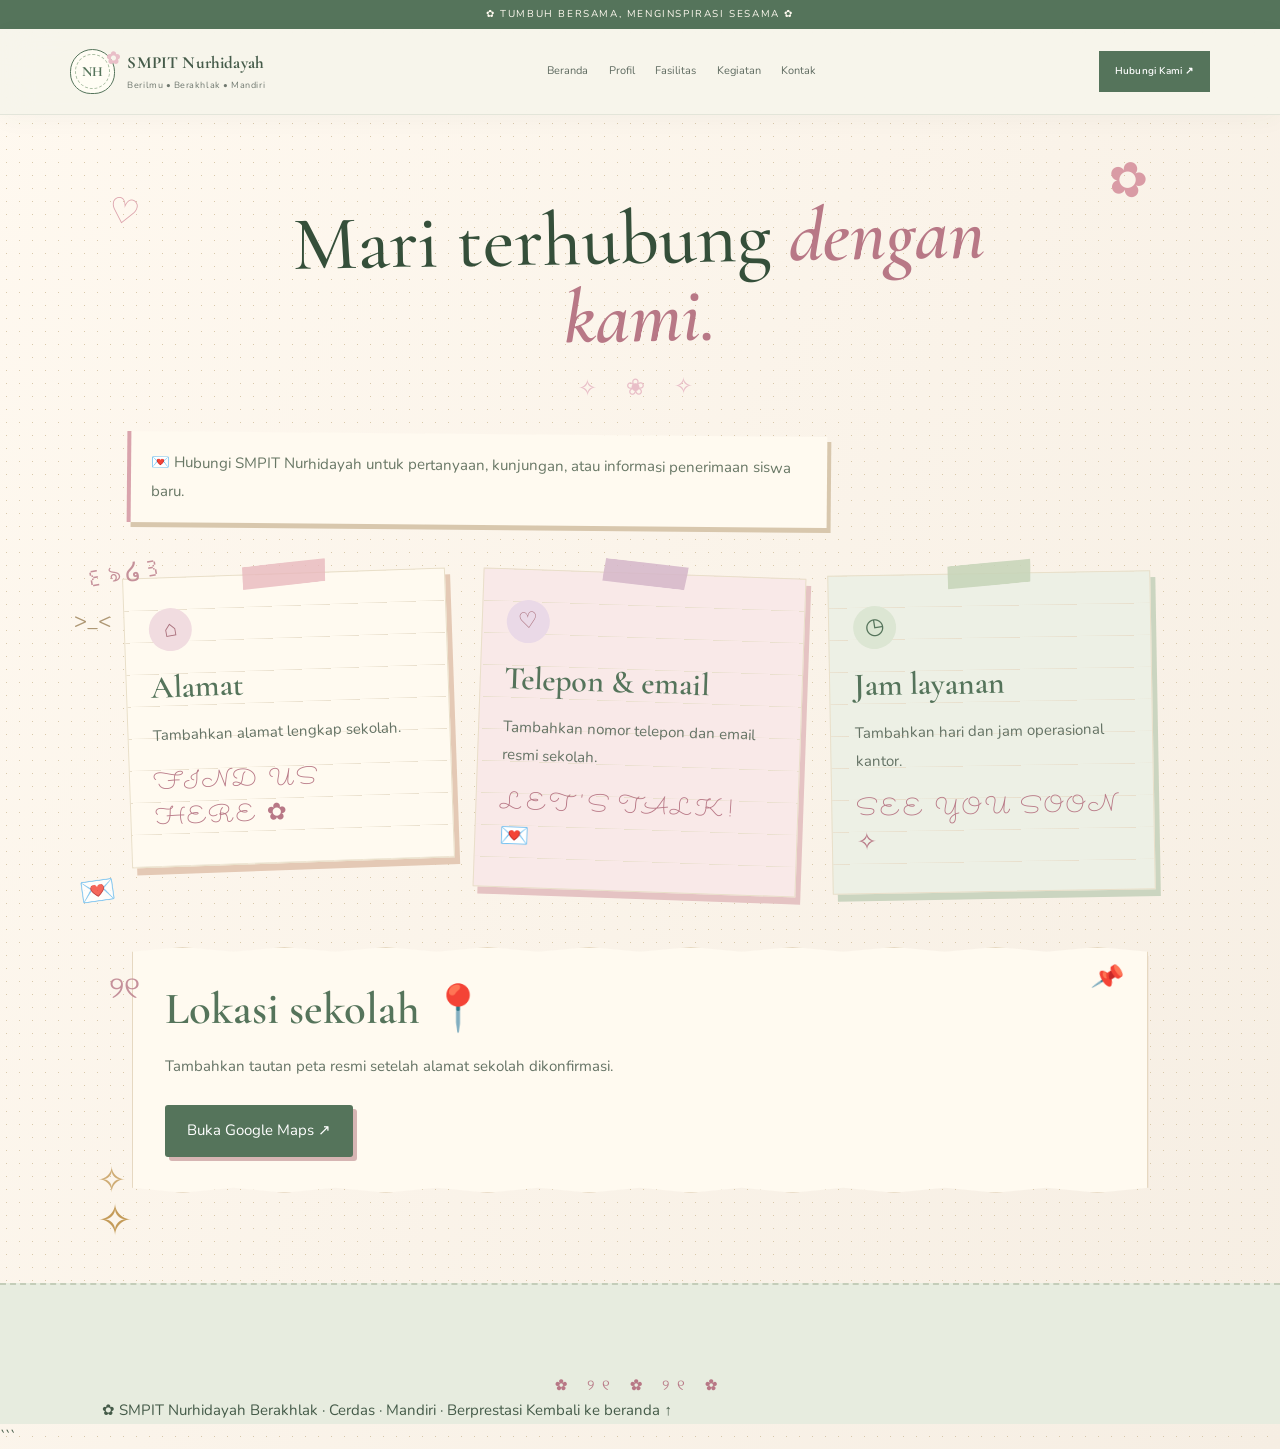
<file: kontak.html>
<!DOCTYPE html>
<html lang="id">
<head>
    <meta charset="UTF-8">
    <meta name="viewport" content="width=device-width, initial-scale=1">

    <title>Kontak Sekolah — SMPIT Nurhidayah</title>

    <link rel="preconnect" href="https://fonts.googleapis.com">
    <link href="https://fonts.googleapis.com/css2?family=Cormorant+Garamond:wght@400;500;600;700&family=Nunito:wght@400;500;600;700&family=Sacramento&display=swap"
          rel="stylesheet">

    <link rel="stylesheet" href="style.css">

    <style>
        /* ===== SCRAPBOOK CONTACT PAGE ===== */

        body {
            background-color: #f8f1e5;
            background-image:
                radial-gradient(#d8c8aa 0.7px, transparent 0.7px),
                linear-gradient(120deg, #fff9f0, #f6eee3);
            background-size: 13px 13px, 100% 100%;
            color: #455b49;
        }

        .halaman-dalam {
            max-width: 1180px;
            margin: auto;
            padding: 65px 6vw 90px;
            min-height: 65vh;
            position: relative;
            overflow: hidden;
        }

        .halaman-dalam::before {
            content: "✿";
            position: absolute;
            top: 25px;
            right: 7%;
            color: #d99ba5;
            font-size: 48px;
            transform: rotate(15deg);
        }

        .halaman-dalam::after {
            content: "✧";
            position: absolute;
            bottom: 25px;
            left: 4%;
            color: #c49b58;
            font-size: 43px;
        }

        /* ===== JUDUL ===== */

        .judul-halaman {
            position: relative;
            z-index: 1;
            max-width: 800px;
            font: 500 clamp(2.8rem, 6vw, 5rem)/1.02
                'Cormorant Garamond', serif;
            color: #354f3a;
            margin-bottom: 20px;
            transform: rotate(-1deg);
        }

        .judul-halaman em {
            color: #b87886;
            font-weight: 600;
        }

        .subjudul-halaman {
            font: 2rem 'Sacramento', cursive;
            color: #c98291;
        }

        .deskripsi-kontak {
            position: relative;
            z-index: 1;
            max-width: 700px;
            margin: 24px 0 42px;
            padding: 17px 20px;
            line-height: 1.9;
            color: #687765;
            background: #fffaf0;
            border-left: 4px solid #d9a3ac;
            box-shadow: 4px 5px 0 #d8c7ad;
            transform: rotate(.5deg);
        }

        /* ===== DOODLE SCRAPBOOK ===== */

        .doodle-scrapbook {
            position: absolute;
            inset: 0;
            pointer-events: none;
            overflow: hidden;
            z-index: 3;
        }

        .doodle-scrapbook span {
            position: absolute;
            display: block;
            user-select: none;
        }

        .doodle-kontak span:nth-child(1) {
            top: 180px;
            right: 5%;
            color: #d48d9b;
            font-size: 35px;
            transform: rotate(12deg);
        }

        .doodle-kontak span:nth-child(2) {
            top: 350px;
            left: 2%;
            color: #b87886;
            font-size: 25px;
            transform: rotate(-10deg);
        }

        .doodle-kontak span:nth-child(3) {
            top: 490px;
            right: 3%;
            color: #9b8057;
            font-size: 22px;
        }

        .doodle-kontak span:nth-child(4) {
            top: 680px;
            left: 2%;
            font-size: 29px;
            transform: rotate(-8deg);
        }

        .doodle-kontak span:nth-child(5) {
            top: 850px;
            right: 5%;
            color: #b87886;
            font-size: 31px;
        }

        .doodle-kontak span:nth-child(6) {
            top: 1040px;
            left: 4%;
            color: #c49b58;
            font-size: 35px;
        }

        .doodle-kontak span:nth-child(7) {
            top: 1200px;
            right: 4%;
            font-size: 32px;
        }

        .doodle-kontak span:nth-child(8) {
            top: 1390px;
            left: 3%;
            color: #b87886;
            font-size: 17px;
        }

        .doodle-kontak span:nth-child(9) {
            top: 1550px;
            right: 5%;
            color: #c49b58;
            font-size: 30px;
        }

        .doodle-kontak span:nth-child(10) {
            top: 1730px;
            left: 3%;
            color: #d48d9b;
            font-size: 29px;
        }

        /* Dekorasi doodle tambahan */
        .contact-doodles {
            position: absolute;
            inset: 0;
            pointer-events: none;
            overflow: hidden;
            z-index: 2;
        }

        .doodle {
            position: absolute;
            opacity: .8;
        }

        .doodle-flower {
            top: 35px;
            right: 13%;
            font-size: 2rem;
        }

        .doodle-sparkle {
            top: 300px;
            right: 3%;
            color: #c98291;
            font-size: 2rem;
        }

        .doodle-bow {
            top: 570px;
            right: 7%;
            color: #c98291;
            font-size: 2rem;
        }

        .doodle-butterfly {
            top: 800px;
            right: 3%;
            font-size: 1.8rem;
        }

        .doodle-heart {
            top: 1080px;
            right: 8%;
            color: #c98291;
            font-size: 2.2rem;
        }

        .doodle-star {
            top: 1330px;
            right: 3%;
            color: #55745b;
            font-size: 2rem;
        }

        /* ===== KARTU KONTAK ===== */

        .grid-foto {
            display: grid;
            grid-template-columns: repeat(3, minmax(0, 1fr));
            gap: 28px;
            margin: 48px 0 55px;
            position: relative;
            z-index: 1;
        }

        .kartu-dalam {
            position: relative;
            min-width: 0;
            padding: 30px 24px;
            background-color: #fffaf0;
            background-image: repeating-linear-gradient(
                transparent,
                transparent 31px,
                #e8decb 32px
            );
            border: 1px solid #e9dfc9;
            box-shadow: 5px 7px 0 #e4c9b5;
            transform: rotate(-2deg);
            transition: transform .3s ease, box-shadow .3s ease;
        }

        .kartu-dalam:nth-child(2) {
            background-color: #f9e9e8;
            box-shadow: 5px 7px 0 #e5c3c3;
            transform: rotate(2deg);
        }

        .kartu-dalam:nth-child(3) {
            background-color: #edf0e5;
            box-shadow: 5px 7px 0 #cbd5c0;
            transform: rotate(-1deg);
        }

        /* Washi tape di atas kartu */
        .kartu-dalam::before {
            content: "";
            position: absolute;
            top: -12px;
            left: 50%;
            width: 85px;
            height: 24px;
            background: #e9b8bdc9;
            transform: translateX(-50%) rotate(-5deg);
            clip-path: polygon(2% 0, 100% 5%, 97% 100%, 0 95%);
        }

        .kartu-dalam:nth-child(2)::before {
            background: #d5b7c9d9;
            transform: translateX(-50%) rotate(4deg);
        }

        .kartu-dalam:nth-child(3)::before {
            background: #c6d4b8d9;
        }

        .kartu-dalam:hover {
            transform: rotate(0deg) translateY(-5px);
            box-shadow: 7px 11px 0 #e4c9b5;
        }

        .kartu-dalam h2 {
            margin: 5px 0 15px;
            color: #55745b;
            font: 600 2rem/1.15 'Cormorant Garamond', serif;
        }

        .kartu-dalam p {
            margin: 0;
            line-height: 1.9;
            color: #657365;
            overflow-wrap: anywhere;
        }

        .ikon-kontak {
            display: inline-flex;
            width: 43px;
            height: 43px;
            align-items: center;
            justify-content: center;
            margin-bottom: 13px;
            border-radius: 50%;
            background: #f1dce0;
            color: #a96f7b;
            font-size: 1.4rem;
            transform: rotate(-8deg);
        }

        .kartu-dalam:nth-child(2) .ikon-kontak {
            background: #ead9e7;
        }

        .kartu-dalam:nth-child(3) .ikon-kontak {
            background: #dce6d3;
            color: #55745b;
        }

        .label-kecil {
            display: block;
            margin-top: 17px;
            color: #b87886;
            font: 1.5rem 'Sacramento', cursive;
        }

        /* ===== KERTAS SOBEK ===== */

        .kertas-sobek {
            position: relative;
            z-index: 1;
            margin: 0 5px;
            padding: 35px 32px;
            background: #fffaf0;
            background-image:
                radial-gradient(#dfd2bd 0.6px, transparent 0.6px);
            background-size: 10px 10px;
            border: 1px solid #e6d8c1;
            box-shadow: 7px 9px 0 #d9c4ad;
            clip-path: polygon(
                0 2%, 5% 0, 10% 2%, 15% 0, 20% 2%,
                25% 0, 30% 2%, 35% 0, 40% 2%, 45% 0,
                50% 2%, 55% 0, 60% 2%, 65% 0, 70% 2%,
                75% 0, 80% 2%, 85% 0, 90% 2%, 95% 0,
                100% 2%, 100% 98%, 95% 100%, 90% 98%,
                85% 100%, 80% 98%, 75% 100%, 70% 98%,
                65% 100%, 60% 98%, 55% 100%, 50% 98%,
                45% 100%, 40% 98%, 35% 100%, 30% 98%,
                25% 100%, 20% 98%, 15% 100%, 10% 98%,
                5% 100%, 0 98%
            );
        }

        .kertas-sobek::before {
            content: "📌";
            position: absolute;
            top: 8px;
            right: 24px;
            font-size: 25px;
            transform: rotate(12deg);
        }

        .kertas-sobek h2 {
            margin: 0 0 15px;
            color: #55745b;
            font: 600 clamp(2rem, 4vw, 2.8rem)/1.2
                'Cormorant Garamond', serif;
        }

        .kertas-sobek p {
            line-height: 1.9;
            color: #657365;
        }

        .tombol-dalam {
            display: inline-block;
            background: #55745b;
            color: white;
            padding: 13px 22px;
            border-radius: 3px;
            text-decoration: none;
            margin-top: 10px;
            box-shadow: 4px 4px 0 #d6b5b3;
            transition: transform .2s ease, box-shadow .2s ease;
        }

        .tombol-dalam:hover {
            transform: translateY(-3px);
            box-shadow: 5px 7px 0 #d6b5b3;
        }

        /* ===== FOOTER ===== */

        .kaki-situs {
            position: relative;
            background: #e7ecdf;
            border-top: 2px dashed #c4cdb9;
        }

        .kaki-situs::before {
            content: "✿ ୨୧ ✿ ୨୧ ✿";
            display: block;
            text-align: center;
            padding-top: 18px;
            color: #b87886;
            letter-spacing: 8px;
        }

        /* ===== RESPONSIVE ===== */

        @media (max-width: 850px) {
            .grid-foto {
                grid-template-columns: 1fr;
                gap: 38px;
                padding: 12px 8px;
            }

            .kartu-dalam {
                width: min(100%, 450px);
                justify-self: center;
            }

            .kertas-sobek {
                padding: 30px 25px;
            }
        }

        @media (max-width: 700px) {
            .halaman-dalam {
                padding: 42px 5vw 65px;
            }

            .judul-halaman {
                font-size: clamp(2.6rem, 12vw, 4rem);
            }

            .deskripsi-kontak {
                font-size: .94rem;
                padding: 14px 16px;
            }

            .contact-doodles {
                opacity: .45;
            }

            .kartu-dalam {
                padding: 27px 22px;
            }

            .kertas-sobek {
                margin: 0;
                padding: 30px 22px;
            }
        }

        @media (prefers-reduced-motion: reduce) {
            .kartu-dalam,
            .tombol-dalam {
                transition: none;
            }
        }
    </style>
</head>

<body>
    <div class="pita-atas">
        ✿ Tumbuh bersama, menginspirasi sesama ✿
    </div>

    <header class="kepala-situs">
        <a class="identitas" href="beranda.html">
            <span class="logo-sekolah">
                <span>NH</span>
                <i>✿</i>
            </span>

            <span class="identitas-teks">
                <strong>SMPIT Nurhidayah</strong>
                <small>Berilmu • Berakhlak • Mandiri</small>
            </span>
        </a>

        <button
            class="tombol-menu"
            id="tombolMenu"
            aria-label="Buka navigasi"
            aria-expanded="false"
        >
            <span></span>
            <span></span>
            <span></span>
        </button>

        <nav class="navigasi" id="navigasiUtama">
            <a class="tautan-nav" href="beranda.html">Beranda</a>
            <a class="tautan-nav" href="profil.html">Profil</a>
            <a class="tautan-nav" href="fasilitas.html">Fasilitas</a>
            <a class="tautan-nav" href="kegiatan.html">Kegiatan</a>
            <a class="tautan-nav" href="kontak.html">Kontak</a>
        </nav>

        <a class="tombol tombol-kecil kepala-cta" href="kontak.html">
            Hubungi Kami ↗
        </a>
    </header>

    <main class="halaman-dalam">

        <div class="doodle-scrapbook doodle-kontak" aria-hidden="true">
            <span>♡</span>
            <span>꒰ঌ ໒꒱</span>
            <span>&gt;_&lt;</span>
            <span>💌</span>
            <span>୨୧</span>
            <span>✧</span>
            <span>🎀</span>
            <span>૮₍ ˶ᵔ ᵕ ᵔ˶ ₎ა</span>
            <span>❀</span>
            <span>♡₊˚</span>
        </div>

        <div class="contact-doodles" aria-hidden="true">
            <span class="doodle doodle-flower">🌸</span>
            <span class="doodle doodle-sparkle">✧</span>
            <span class="doodle doodle-bow">୨୧</span>
            <span class="doodle doodle-butterfly">🦋</span>
            <span class="doodle doodle-heart">♡</span>
            <span class="doodle doodle-star">✳</span>
        </div>

        <h1 class="judul-halaman">
            Mari terhubung <em>dengan kami.</em>
        </h1>

        <p class="deskripsi-kontak">
            💌 Hubungi SMPIT Nurhidayah untuk pertanyaan, kunjungan,
            atau informasi penerimaan siswa baru.
        </p>

        <div class="grid-foto">

            <article class="kartu-dalam">
                <span class="ikon-kontak">⌂</span>
                <h2>Alamat</h2>
                <p>Tambahkan alamat lengkap sekolah.</p>
                <span class="label-kecil">Find us here ✿</span>
            </article>

            <article class="kartu-dalam">
                <span class="ikon-kontak">♡</span>
                <h2>Telepon &amp; email</h2>
                <p>Tambahkan nomor telepon dan email resmi sekolah.</p>
                <span class="label-kecil">Let's talk! 💌</span>
            </article>

            <article class="kartu-dalam">
                <span class="ikon-kontak">◷</span>
                <h2>Jam layanan</h2>
                <p>Tambahkan hari dan jam operasional kantor.</p>
                <span class="label-kecil">See you soon ✧</span>
            </article>

        </div>

        <section class="kertas-sobek">
            <h2>Lokasi sekolah 📍</h2>

            <p>
                Tambahkan tautan peta resmi setelah alamat sekolah
                dikonfirmasi.
            </p>

            <a
                class="tombol-dalam"
                href="https://maps.google.com"
                target="_blank"
                rel="noopener noreferrer"
            >
                Buka Google Maps ↗
            </a>
        </section>

    </main>

    <footer class="kaki-situs">
        <div class="kaki-dalam">
            <span>✿ SMPIT Nurhidayah</span>
            <span>Berakhlak · Cerdas · Mandiri · Berprestasi</span>
            <a href="beranda.html">Kembali ke beranda ↑</a>
        </div>
    </footer>

    <script src="script.js"></script>
</body>
</html>
```
</file>
<file: style.css>
@import url('https://fonts.googleapis.com/css2?family=Cormorant+Garamond:ital,wght@0,500;0,600;0,700;1,500;1,600&family=Nunito:wght@400;500;600;700;800&family=Sacramento&display=swap');
:root{--krim:#F7F5EB;--sage:#A8BDA1;--hutan:#55745B;--hutan-gelap:#304936;--merah-muda:#E7A8B4;--merah-muda-muda:#F4DDE1;--butter:#F2DDA0;--peach:#E8C5A8;--tinta:#27392B;--abu:#6E776D;--putih:#fffdf7;--bayang:0 18px 50px rgba(48,73,54,.11);--judul:'Cormorant Garamond',Georgia,serif;--tulis:'Sacramento','Brush Script MT',cursive;--teks:'Nunito',sans-serif}
*{box-sizing:border-box}html{scroll-behavior:smooth;scroll-padding-top:90px}body{margin:0;background:var(--krim);color:var(--tinta);font-family:var(--teks);font-size:15px;line-height:1.7;overflow-x:hidden}a{color:inherit;text-decoration:none}button{font:inherit}img{display:block;max-width:100%;object-fit:cover}::selection{background:var(--merah-muda-muda);color:var(--hutan-gelap)}.pita-atas{height:29px;background:var(--hutan);color:#fffaf0;text-align:center;font-size:10px;letter-spacing:.16em;text-transform:uppercase;display:flex;align-items:center;justify-content:center;gap:15px}.pita-atas span{color:#efc4cb}
.kepala-situs{height:86px;padding:0 5.5%;display:flex;align-items:center;justify-content:space-between;gap:24px;background:rgba(247,245,235,.94);backdrop-filter:blur(15px);position:sticky;top:0;z-index:20;border-bottom:1px solid rgba(85,116,91,.12)}.identitas{display:flex;align-items:center;gap:12px;flex-shrink:0}.logo-sekolah{width:45px;height:45px;border:1px solid var(--hutan);border-radius:50% 50% 46% 46%;display:grid;place-items:center;position:relative;color:var(--hutan);font-family:var(--judul);font-size:14px;font-weight:700;background:#fffdf4}.logo-sekolah:before{content:"";position:absolute;inset:4px;border:1px dashed var(--sage);border-radius:50%}.logo-sekolah i{position:absolute;right:-6px;top:-5px;color:var(--merah-muda);font-style:normal;font-size:17px}.identitas-teks{display:flex;flex-direction:column;line-height:1.35}.identitas-teks strong{font-family:var(--judul);font-size:15px}.identitas-teks small{font-size:9px;letter-spacing:.06em;color:var(--abu);margin-top:4px}.navigasi{display:flex;align-items:center;gap:clamp(12px,1.6vw,25px)}.tautan-nav{font-size:11px;color:#5f6b60;position:relative;transition:color .25s}.tautan-nav:after{content:"";position:absolute;left:0;bottom:-8px;height:2px;width:0;background:var(--merah-muda);transition:width .25s}.tautan-nav:hover,.tautan-nav.aktif{color:var(--hutan-gelap)}.tautan-nav:hover:after,.tautan-nav.aktif:after{width:100%}.tombol{display:inline-flex;align-items:center;justify-content:center;gap:18px;background:var(--hutan);color:white;padding:14px 20px;border:1px solid var(--hutan);font-size:11px;font-weight:600;letter-spacing:.02em;transition:transform .25s,background .25s,box-shadow .25s}.tombol:hover{background:var(--hutan-gelap);transform:translateY(-3px);box-shadow:0 9px 20px #30493624}.tombol span{font-size:16px}.tombol-kecil{padding:11px 15px;font-size:10px}.tombol-menu{display:none;background:none;border:0;padding:8px}.tombol-menu span{width:23px;height:2px;display:block;background:var(--hutan);margin:5px}
.halaman{display:none;animation:halamanMasuk .5s ease both}.halaman.aktif{display:block}@keyframes halamanMasuk{from{opacity:0;transform:translateY(8px)}to{opacity:1;transform:translateY(0)}}.pahlawan{min-height:610px;padding:75px 8.5% 70px;display:grid;grid-template-columns:1fr .94fr;gap:6%;align-items:center;position:relative;isolation:isolate;overflow:hidden}.pahlawan-latar{position:absolute;z-index:-2;inset:0;background:radial-gradient(ellipse at 82% 22%,#e7d9cc 0,transparent 33%),radial-gradient(ellipse at 10% 95%,#e5e9d9 0,transparent 30%)}.pahlawan-teks{position:relative;z-index:2}.label-kecil{display:inline-flex;align-items:center;gap:8px;color:var(--hutan);font-size:10px;letter-spacing:.14em;text-transform:uppercase;font-weight:700}.label-kecil span{color:var(--merah-muda);font-size:16px}.pahlawan h1,.judul-halaman h1{font-family:var(--judul);font-size:clamp(43px,5.2vw,73px);font-weight:500;line-height:1.09;letter-spacing:-.04em;margin:24px 0 19px}.pahlawan h1 em,.judul-halaman h1 em,h2 em{font-weight:500;color:var(--hutan);font-style:italic}.pahlawan-teks>p{max-width:440px;color:var(--abu);font-size:14px;line-height:1.9}.baris-tombol{display:flex;align-items:center;gap:25px;flex-wrap:wrap;margin-top:28px}.tautan-bergaris{font-size:11px;font-weight:600;display:inline-flex;gap:13px;align-items:center;border-bottom:1px solid #b8c2b4;padding-bottom:5px;transition:gap .25s,color .25s}.tautan-bergaris:hover{gap:20px;color:var(--hutan)}.tautan-bergaris span{font-size:17px}.penanda-slide{display:flex;align-items:center;gap:8px;margin-top:52px}.penanda-slide>span{height:4px;width:23px;border-radius:9px;background:#d6d9cd;cursor:pointer;transition:all .25s}.penanda-slide>span.slide-aktif{width:43px;background:var(--hutan)}.penanda-slide small{margin-left:9px;font-size:10px;color:var(--abu);letter-spacing:.08em}.pahlawan-foto{position:relative;padding:0 16px 27px 0;max-width:500px;width:100%;justify-self:end}.pahlawan-foto:before{content:"";position:absolute;inset:23px -5px 0 20px;border:1px solid var(--sage);transform:rotate(3deg);border-radius:48% 48% 4px 4px}.pahlawan-foto>img{height:440px;width:100%;border-radius:48% 48% 4px 4px;position:relative;z-index:1;box-shadow:var(--bayang);transition:transform .6s}.pahlawan-foto:hover>img{transform:rotate(-1deg) scale(1.015)}.catatan-foto{position:absolute;z-index:3;bottom:0;left:-37px;background:var(--putih);padding:13px 20px;box-shadow:0 9px 25px #263b261c;transform:rotate(-4deg);display:flex;flex-direction:column}.coretan{font-family:var(--tulis);font-size:24px;color:var(--hutan)}.catatan-foto small{font-size:9px;color:var(--abu)}.stiker{position:absolute;z-index:4;font-size:48px;filter:drop-shadow(0 4px 3px #00000012)}.stiker-bintang{right:-21px;top:22px;color:var(--merah-muda);animation:putarPelan 18s linear infinite}.stiker-bunga{left:-22px;top:35%;color:var(--hutan);font-size:42px}.coretan-latar{position:absolute;z-index:-1;right:3%;bottom:7%;font:58px/.75 var(--tulis);color:#a8bda138;transform:rotate(-13deg)}.bunga-dekor{position:absolute;color:var(--merah-muda);font-size:36px}.bunga-satu{top:8%;left:47%;transform:rotate(-12deg)}.bunga-dua{bottom:8%;left:4%;font-size:25px;color:var(--hutan)}@keyframes putarPelan{to{transform:rotate(360deg)}}
.bagian{padding:105px 9%}.bagian-split{display:grid;grid-template-columns:1fr 1fr;gap:10%;align-items:center;background:var(--putih)}.foto-kolase{position:relative;min-height:470px;padding:0 48px 45px 0}.foto-kolase .foto-besar{width:84%;height:420px;border-radius:3px 95px 3px 3px}.foto-kecil{position:absolute;width:44%;height:185px;right:0;bottom:0;border:9px solid var(--putih);box-shadow:var(--bayang);transform:rotate(4deg)}.label-tempel{position:absolute;right:0;top:25px;background:var(--merah-muda-muda);padding:15px 20px;font:23px/1.05 var(--tulis);transform:rotate(5deg)}.bintang-kolase{position:absolute;bottom:30px;left:-25px;color:var(--merah-muda);font-size:50px}.isi-split h2,.judul-bagian h2,.judul-statistik h2,.judul-dan-tautan h2,.ajakan h2,.misi-bagian h2,.sambutan h2,.prestasi-pembuka h2,.info-developer h2{font:500 clamp(34px,3.8vw,48px)/1.18 var(--judul);letter-spacing:-.03em;margin:17px 0}.isi-split>p,.judul-bagian>p,.isi-profil-dua p,.kartu-teks p,.sambutan p,.info-developer>p{font-size:13px;line-height:1.95;color:var(--abu)}.nilai-mini{display:grid;grid-template-columns:repeat(3,1fr);gap:15px;border-top:1px solid #e5e4d8;border-bottom:1px solid #e5e4d8;padding:20px 0;margin:25px 0}.nilai-mini div{display:flex;flex-direction:column;gap:4px}.nilai-mini span{font:italic 15px var(--judul);color:#c28c96}.nilai-mini strong{font-size:11px}.nilai-mini small{font-size:9px;color:var(--abu)}
.bagian-hijau{background:#e8ede2}.judul-bagian{text-align:center;max-width:600px;margin:0 auto 48px}.judul-bagian>p{max-width:450px;margin:0 auto}.kartu-program{display:grid;grid-template-columns:repeat(3,1fr);gap:20px}.kartu-program-item{position:relative;background:var(--putih);padding:31px 28px 36px;min-height:250px;border:1px solid #e5e7dc;transition:transform .3s,box-shadow .3s}.kartu-program-item:hover{transform:translateY(-8px) rotate(-.4deg);box-shadow:var(--bayang)}.ikon-gambar{font:42px var(--judul);color:var(--hutan);margin-bottom:22px}.nomor-kartu,.kartu-foto>div>span{font-size:9px;letter-spacing:.13em;color:#9b9d8e}.kartu-program-item h3{font:500 23px var(--judul);margin:9px 0}.kartu-program-item p{font-size:12px;color:var(--abu);line-height:1.8;max-width:260px}.simbol-kartu{position:absolute;right:24px;bottom:20px;color:var(--hutan);font-size:20px}
.statistik{position:relative;overflow:hidden;background:var(--hutan-gelap);color:var(--krim);padding:80px 9%}.statistik-latar{position:absolute;inset:-20%;background:radial-gradient(ellipse at 75% 40%,#73916d 0,transparent 36%),radial-gradient(ellipse at 20% 80%,#55745b 0,transparent 38%);background-attachment:fixed;opacity:.55}.statistik-dalam{position:relative;display:grid;grid-template-columns:.8fr 1.2fr;gap:9%;align-items:center}.judul-statistik .label-kecil{color:#d5e1ce}.judul-statistik h2{color:var(--krim)}.judul-statistik h2 em{color:#c9d8c2}.angka-statistik{display:grid;grid-template-columns:1fr 1fr;gap:30px 45px}.angka-statistik>div{border-bottom:1px solid #ffffff32;padding-bottom:17px;display:grid;grid-template-columns:auto auto;justify-content:start;align-items:baseline;column-gap:3px}.angka-statistik strong{font:500 43px var(--judul)}.angka-statistik>div>span{color:#e7b5bf;font:25px var(--judul)}.angka-statistik small{grid-column:1/-1;font-size:10px;color:#d1d9ce}.catatan-data{font-size:10px;color:#8c9688;line-height:1.6}.angka-statistik .catatan-data{grid-column:1/-1;margin:0;color:#c5d1c0}
.testimoni-bagian{display:grid;grid-template-columns:.85fr 1.15fr;gap:10%;align-items:center;background:var(--krim)}.testimoni-bagian .judul-bagian{text-align:left;margin:0}.testimoni-kotak{position:relative;background:var(--merah-muda-muda);padding:38px 40px 28px;overflow:hidden}.kutip{font:70px/.8 var(--judul);color:#d38f9c}.testimoni-kotak>p{font:italic 19px/1.7 var(--judul);max-width:520px;position:relative;z-index:1}.testimoni-orang{display:flex;align-items:center;gap:12px;border-top:1px solid #d8b5b9;padding-top:20px;margin-top:25px;position:relative;z-index:1}.avatar-orang{width:38px;height:38px;border-radius:50%;background:var(--hutan);color:white;display:grid;place-items:center;font:13px var(--judul);flex-shrink:0}.testimoni-orang>div:nth-child(2),.penulis-berita>div{display:flex;flex-direction:column}.testimoni-orang strong,.penulis-berita strong{font-size:11px}.testimoni-orang small,.penulis-berita small{font-size:10px;color:#73796e}.kendali-testimoni{margin-left:auto;display:flex;gap:7px}.kendali-testimoni button{width:32px;height:32px;background:transparent;border:1px solid #c6a0a5;cursor:pointer;transition:all .2s}.kendali-testimoni button:hover{background:var(--hutan);color:white}.bunga-testimoni{position:absolute;right:-10px;top:3px;color:#d99ba5;font-size:80px;opacity:.55}
.berita-bagian{background:var(--putih)}.judul-dan-tautan{display:flex;align-items:end;justify-content:space-between;margin-bottom:35px;gap:20px}.judul-dan-tautan h2{margin-bottom:0}.kartu-berita{display:grid;grid-template-columns:repeat(3,1fr);gap:27px}.berita-foto{height:230px;display:block;position:relative;overflow:hidden;background:#e6e8de}.berita-foto img{width:100%;height:100%;transition:transform .6s}.berita-item:hover .berita-foto img{transform:scale(1.06)}.berita-foto>span{position:absolute;bottom:12px;left:12px;background:var(--krim);padding:6px 10px;font-size:8px;letter-spacing:.12em}.berita-meta{font-size:10px;color:#858a7e;margin:17px 0 8px}.berita-meta span{margin:0 5px;color:var(--merah-muda)}.berita-item h3{font:500 22px/1.35 var(--judul);margin:0 0 9px}.berita-item h3 a:hover{color:var(--hutan)}.berita-item>p{font-size:12px;color:var(--abu);line-height:1.8}.berita-item>.tautan-bergaris{margin-top:8px}
.ajakan{position:relative;overflow:hidden;background:var(--hutan);color:var(--krim);padding:85px 10%;text-align:center}.ajakan .label-kecil{color:#e0e8d9}.ajakan h2{font-size:clamp(36px,4vw,51px);margin:17px 0}.ajakan h2 em{color:#e5bac2}.ajakan p{color:#d5dfd1;font-size:12px}.tombol-terang{background:var(--krim);border-color:var(--krim);color:var(--hutan-gelap);margin-top:20px}.tombol-terang:hover{background:#fff}.ajakan-bunga{position:absolute;left:8%;top:20%;font-size:70px;color:#ffffff27;animation:putarPelan 28s linear infinite}.ajakan-coretan{position:absolute;right:8%;bottom:15%;font:30px/.9 var(--tulis);color:#ffffff72;transform:rotate(-12deg)}
.kaki-situs{padding:38px 8% 0;background:#eeeee3}.kaki-atas{display:flex;align-items:center;justify-content:space-between;gap:25px;padding-bottom:32px}.identitas-kaki .logo-sekolah{background:transparent}.kaki-atas>p{font:italic 16px/1.6 var(--judul);color:#637262}.kaki-atas>p span{color:#ce8e9b}.kembali-atas{font-size:11px;border-bottom:1px solid #a7b5a1;padding-bottom:6px}.kembali-atas:hover{color:var(--hutan)}.kaki-bawah{border-top:1px solid #d8ddcf;display:flex;align-items:center;justify-content:space-between;gap:15px;padding:18px 0;font-size:10px;color:#7a8275}.kaki-bawah>span:nth-child(2) i{color:var(--merah-muda);font-style:normal}.kaki-bawah>div{display:flex;gap:18px}.kaki-bawah a:hover{color:var(--hutan)}
/* Halaman dalam */.bagian-halaman{padding:75px 9% 100px;min-height:65vh}.judul-halaman{text-align:center;max-width:750px;margin:0 auto 55px}.judul-halaman h1{font-size:clamp(43px,5vw,65px);margin:15px 0}.judul-halaman>p{color:var(--abu);font-size:13px}.profil-pembuka{height:360px;position:relative;margin-bottom:65px}.foto-profil{width:100%;height:100%;border-radius:2px 100px 2px 2px}.keterangan-foto{position:absolute;right:25px;bottom:-18px;background:var(--merah-muda-muda);padding:13px 20px;font:24px var(--tulis);transform:rotate(-2deg)}.keterangan-foto span{color:var(--hutan);margin-left:12px}.isi-profil-dua{display:grid;grid-template-columns:1fr 1fr;gap:24px}.kartu-teks{position:relative;background:var(--putih);padding:36px;overflow:hidden}.kartu-teks h2{font:500 30px/1.25 var(--judul);margin:15px 0}.kartu-sage{background:#e8ede2}.ornamen-teks{position:absolute;right:15px;bottom:-25px;font-size:100px;color:#55745b1f}.misi-bagian{display:grid;grid-template-columns:.8fr 1.2fr;gap:8%;margin:85px 0;align-items:start}.daftar-misi{list-style:none;margin:0;padding:0}.daftar-misi li{display:flex;gap:20px;padding:17px 0;border-bottom:1px solid #dfe2d6}.daftar-misi li>span{font:italic 16px var(--judul);color:#c48d98}.daftar-misi p{margin:0;font-size:13px;color:var(--abu)}.sambutan{display:grid;grid-template-columns:.65fr 1.35fr;gap:7%;align-items:center;background:#e8ede2;padding:35px}.sambutan>img{height:360px;width:100%;object-position:center top}.sambutan h2{font-size:34px}.sambutan strong,.sambutan small{display:block;font-size:11px}.sambutan small{font-size:10px;color:var(--abu);margin-top:5px}
.kisi-foto{display:grid;grid-template-columns:repeat(2,1fr);gap:22px}.kartu-foto{position:relative;min-height:310px;overflow:hidden;background:#e1e5da}.kartu-foto-tinggi{grid-row:span 2}.kartu-foto img{position:absolute;width:100%;height:100%;inset:0;transition:transform .6s}.kartu-foto:hover img{transform:scale(1.05)}.kartu-foto:after{content:"";position:absolute;inset:30% 0 0;background:linear-gradient(transparent,#1e3026d9)}.kartu-foto>div{position:absolute;z-index:1;left:25px;right:25px;bottom:20px;color:white}.kartu-foto>div>span{color:#e9c2c9}.kartu-foto h2{font:500 27px var(--judul);margin:6px 0}.kartu-foto p{font-size:11px;color:#e0e7dc;margin:0}.catatan-halaman{margin-top:25px;text-align:center}
.kisi-kegiatan{display:grid;grid-template-columns:repeat(2,1fr);gap:28px}.kegiatan-item{background:var(--putih);transition:transform .3s,box-shadow .3s}.kegiatan-item:hover{transform:translateY(-5px);box-shadow:var(--bayang)}.kegiatan-item img{height:260px;width:100%}.kegiatan-item>div{padding:22px 25px 27px}.kegiatan-item h2{font:500 25px var(--judul);margin:8px 0}.kegiatan-item p{font-size:12px;color:var(--abu);margin:0}
.prestasi-pembuka{display:grid;grid-template-columns:.85fr 1.15fr;gap:8%;align-items:center;background:#e8ede2;padding:35px;margin-bottom:55px}.prestasi-pembuka>img{height:340px;width:100%}.prestasi-pembuka h2{font-size:37px}.prestasi-pembuka p{font-size:12px;line-height:1.9;color:var(--abu)}.stiker-medali{display:block;color:#d48d9b;font-size:50px;margin-bottom:10px}.daftar-prestasi article{display:grid;grid-template-columns:50px 1fr 30px;gap:20px;align-items:center;padding:24px 10px;border-bottom:1px solid #dfe2d6;transition:padding .25s}.daftar-prestasi article:hover{padding-left:18px}.daftar-prestasi article>span:first-child{font:italic 19px var(--judul);color:#c28c96}.daftar-prestasi small{font-size:9px;letter-spacing:.13em;color:var(--hutan)}.daftar-prestasi h3{font:500 22px var(--judul);margin:5px 0}.daftar-prestasi p{font-size:11px;color:var(--abu);margin:0}.panah-prestasi{font-size:20px;color:var(--hutan)}
.filter-galeri{display:flex;justify-content:center;gap:8px;flex-wrap:wrap;margin:-15px 0 35px}.filter-galeri button{border:1px solid #d8dfd2;background:transparent;padding:9px 16px;border-radius:30px;font-size:10px;color:var(--abu);cursor:pointer;transition:all .25s}.filter-galeri button:hover,.filter-galeri button.filter-aktif{background:var(--hutan);border-color:var(--hutan);color:white}.kisi-galeri{columns:3 230px;column-gap:17px}.foto-galeri{display:block;width:100%;position:relative;overflow:hidden;border:0;padding:0;background:#e1e5da;margin:0 0 17px;break-inside:avoid;cursor:zoom-in;text-align:left}.foto-galeri img{width:100%;height:auto;min-height:180px;transition:transform .5s;display:block}.foto-galeri:hover img{transform:scale(1.04)}.foto-galeri span{position:absolute;bottom:0;left:0;right:0;display:flex;justify-content:space-between;align-items:center;padding:28px 15px 13px;background:linear-gradient(transparent,#1e3026bf);color:white;font-size:11px;opacity:0;transition:opacity .25s}.foto-galeri:hover span{opacity:1}.foto-galeri span i{font-style:normal;font-size:17px}.foto-galeri[hidden]{display:none}.penampil-foto{position:fixed;z-index:60;inset:0;background:#17271eeF;display:flex;flex-direction:column;align-items:center;justify-content:center;padding:35px}.penampil-foto[hidden]{display:none}.penampil-foto img{max-height:78vh;max-width:min(100%,1000px);object-fit:contain;box-shadow:0 20px 80px #0004}.penampil-foto p{color:white;font-size:12px}.penampil-foto>button{position:absolute;top:20px;right:28px;border:1px solid #ffffff70;background:transparent;color:white;width:42px;height:42px;font-size:30px;cursor:pointer}
.kontak-tata-letak{display:grid;grid-template-columns:.85fr 1.15fr;gap:7%;align-items:start}.info-kontak article{display:flex;gap:17px;padding:18px 0;border-bottom:1px solid #dfe2d6}.ikon-kontak{width:40px;height:40px;flex-shrink:0;border-radius:50%;display:grid;place-items:center;background:var(--merah-muda-muda);font-size:20px;color:var(--hutan)}.info-kontak article small{font-size:9px;letter-spacing:.12em;color:var(--hutan)}.info-kontak h3{font:500 19px var(--judul);margin:3px 0}.info-kontak p{font-size:11px;color:var(--abu);margin:0;line-height:1.7}.info-kontak>.tombol{margin-top:25px}.peta-kontak iframe{width:100%;height:420px;border:0;filter:grayscale(.25) saturate(.7)}.catatan-peta{display:flex;gap:12px;background:#e8ede2;padding:12px 16px}.catatan-peta span{font-size:22px;color:#d48d9b}.catatan-peta p{font-size:10px;color:var(--abu);margin:0}
.kembali-berita{font-size:11px;color:var(--hutan);display:inline-block;margin-bottom:30px}.detail-berita-layout{display:grid;grid-template-columns:55px minmax(0,800px);gap:40px;justify-content:center}.sisi-berita{display:flex;flex-direction:column;align-items:center;gap:22px;position:sticky;top:120px;height:max-content}.sisi-berita a,.sisi-berita button{width:40px;height:40px;display:grid;place-items:center;border:1px solid #d8dfd2;background:transparent;color:var(--hutan);font-size:19px;cursor:pointer;transition:all .2s}.sisi-berita a:hover,.sisi-berita button:hover{background:var(--hutan);color:white}.ikon-tayangan{font-size:19px;color:var(--hutan)}.sisi-berita small{text-align:center;font-size:9px;color:var(--abu);line-height:1.5}.sisi-berita small strong{font-size:12px;color:var(--tinta)}.artikel-berita>.berita-meta{letter-spacing:.03em}.artikel-berita>.berita-meta span:first-child{color:var(--hutan);font-weight:700;letter-spacing:.12em}.artikel-berita h1{font:500 clamp(36px,5vw,57px)/1.13 var(--judul);letter-spacing:-.03em;margin:18px 0 24px}.penulis-berita{display:flex;align-items:center;gap:12px;margin-bottom:28px}.gambar-detail{width:100%;height:420px}.pengantar-detail{font:italic 22px/1.6 var(--judul);color:var(--hutan);margin:30px 0}.isi-artikel p{font-size:14px;line-height:2;color:#606c60}.isi-artikel blockquote{font:italic 25px/1.5 var(--judul);border-left:3px solid var(--merah-muda);padding:12px 25px;margin:30px 0;color:var(--hutan)}.akhir-artikel{display:flex;justify-content:space-between;align-items:center;border-top:1px solid #dfe2d6;padding-top:25px;margin-top:35px}.akhir-artikel>span{font:20px var(--tulis);color:var(--hutan)}
.developer-kartu{display:grid;grid-template-columns:.85fr 1.15fr;gap:8%;align-items:center;max-width:1000px;margin:auto}.foto-developer{position:relative;padding:0 25px 25px 0}.foto-developer:after{content:"";position:absolute;z-index:-1;inset:20px 0 0 20px;border:1px solid var(--sage)}.foto-developer img{width:100%;height:490px;object-position:center top}.stiker-developer{position:absolute;right:-8px;bottom:0;background:var(--merah-muda-muda);padding:13px 18px;font:24px/.95 var(--tulis);transform:rotate(5deg)}.info-developer h2{font-size:39px}.keahlian{display:flex;gap:7px;flex-wrap:wrap;margin:20px 0}.keahlian span{background:#e7ece1;border-radius:20px;padding:7px 12px;font-size:9px;color:var(--hutan)}.data-developer{border-top:1px solid #dfe2d6;margin:25px 0}.data-developer>div{display:flex;justify-content:space-between;gap:15px;padding:11px 0;border-bottom:1px solid #dfe2d6}.data-developer small{font-size:9px;color:var(--abu);letter-spacing:.1em}.data-developer strong{font-size:10px;text-align:right;font-weight:600}
.tombol-atas{position:fixed;z-index:18;right:24px;bottom:24px;width:43px;height:43px;border:0;background:var(--hutan);color:white;font-size:20px;box-shadow:var(--bayang);opacity:0;visibility:hidden;transform:translateY(8px);transition:all .25s;cursor:pointer}.tombol-atas.muncul{opacity:1;visibility:visible;transform:translateY(0)}.notifikasi{position:fixed;z-index:80;left:50%;bottom:25px;transform:translate(-50%,15px);opacity:0;pointer-events:none;background:var(--hutan-gelap);color:white;padding:12px 20px;font-size:12px;box-shadow:var(--bayang);transition:all .3s}.notifikasi.muncul{opacity:1;transform:translate(-50%,0)}
.animasi-masuk{animation:naikMasuk .8s cubic-bezier(.2,.7,.2,1) both}.animasi-gulir{opacity:0;transform:translateY(22px);transition:opacity .75s ease,transform .75s ease}.animasi-gulir.terlihat{opacity:1;transform:translateY(0)}@keyframes naikMasuk{from{opacity:0;transform:translateY(22px)}to{opacity:1;transform:translateY(0)}}@media(prefers-reduced-motion:reduce){*,*:before,*:after{scroll-behavior:auto!important;animation-duration:.01ms!important;animation-iteration-count:1!important;transition-duration:.01ms!important}.animasi-gulir{opacity:1;transform:none}}
@media(max-width:1100px){.kepala-situs{padding:0 3.5%;gap:14px}.navigasi{gap:12px}.tautan-nav{font-size:10px}.kepala-cta{display:none}.pahlawan{padding-left:7%;padding-right:7%;gap:4%}.bagian{padding-left:7%;padding-right:7%}.bagian-halaman{padding-left:7%;padding-right:7%}.pahlawan-foto>img{height:390px}.foto-kolase .foto-besar{height:370px}.foto-kolase{min-height:420px}.berita-foto{height:190px}}
@media(max-width:780px){.pita-atas{font-size:8px;letter-spacing:.1em}.kepala-situs{height:72px;padding:0 5%}.logo-sekolah{width:40px;height:40px}.identitas-teks strong{font-size:13px}.tombol-menu{display:block;order:3;cursor:pointer}.kepala-cta{display:none}.navigasi{position:absolute;top:71px;left:0;right:0;display:none;flex-direction:column;align-items:stretch;gap:0;padding:10px 5% 20px;background:var(--krim);border-bottom:1px solid #dfe2d6;box-shadow:0 20px 20px #263b260b}.navigasi.buka{display:flex}.tautan-nav{padding:12px 0;font-size:12px;border-bottom:1px solid #e7e8df}.tautan-nav:after{display:none}.pahlawan{grid-template-columns:1fr;padding:55px 7% 65px;gap:38px}.pahlawan h1{font-size:clamp(43px,9vw,65px)}.pahlawan-teks>p{font-size:13px}.penanda-slide{margin-top:30px}.pahlawan-foto{width:88%;max-width:480px;justify-self:center}.pahlawan-foto>img{height:390px}.catatan-foto{left:-20px}.coretan-latar{font-size:45px}.bagian{padding:70px 7%}.bagian-split{grid-template-columns:1fr;gap:45px}.foto-kolase{max-width:500px;width:100%;margin:auto;min-height:410px}.foto-kolase .foto-besar{height:365px}.isi-split{max-width:570px}.kartu-program{grid-template-columns:1fr;gap:13px}.kartu-program-item{min-height:210px;padding:25px}.ikon-gambar{margin-bottom:12px}.statistik{padding:65px 7%}.statistik-dalam{grid-template-columns:1fr;gap:25px}.judul-statistik h2{font-size:37px}.angka-statistik{gap:22px}.angka-statistik strong{font-size:37px}.testimoni-bagian{grid-template-columns:1fr;gap:30px}.testimoni-bagian .judul-bagian{margin:0}.testimoni-kotak{padding:28px}.testimoni-kotak>p{font-size:17px}.kartu-berita{grid-template-columns:1fr;gap:32px}.berita-foto{height:260px}.judul-dan-tautan{align-items:start}.judul-dan-tautan .tautan-bergaris{margin-top:30px;white-space:nowrap}.ajakan{padding:70px 7%}.ajakan-coretan{right:2%;font-size:22px;opacity:.7}.kaki-situs{padding:30px 6% 0}.kaki-atas{flex-wrap:wrap}.kaki-atas>p{order:3;width:100%;margin:0}.kaki-bawah{flex-wrap:wrap}.bagian-halaman{padding:55px 6% 75px}.judul-halaman{margin-bottom:40px}.profil-pembuka{height:280px;margin-bottom:55px}.isi-profil-dua{grid-template-columns:1fr}.misi-bagian{grid-template-columns:1fr;gap:20px;margin:60px 0}.sambutan{grid-template-columns:1fr;gap:25px;padding:25px}.sambutan>img{height:300px;max-width:350px}.kisi-foto{grid-template-columns:1fr}.kartu-foto-tinggi{grid-row:auto;min-height:370px}.kartu-foto{min-height:280px}.kisi-kegiatan{grid-template-columns:1fr}.kegiatan-item img{height:250px}.prestasi-pembuka{grid-template-columns:1fr;padding:25px;gap:20px}.prestasi-pembuka>img{height:260px;grid-row:1}.prestasi-pembuka h2{font-size:33px}.daftar-prestasi article{grid-template-columns:30px 1fr 20px;gap:12px}.daftar-prestasi h3{font-size:19px}.kontak-tata-letak{grid-template-columns:1fr;gap:40px}.peta-kontak iframe{height:330px}.detail-berita-layout{grid-template-columns:1fr;gap:15px}.sisi-berita{position:static;order:2;flex-direction:row;justify-content:flex-start;gap:12px}.sisi-berita small br{display:none}.artikel-berita{order:1}.gambar-detail{height:300px}.pengantar-detail{font-size:19px}.isi-artikel p{font-size:13px}.developer-kartu{grid-template-columns:1fr;gap:40px;max-width:550px}.foto-developer{max-width:430px;margin:auto;width:100%}.foto-developer img{height:420px}.info-developer h2{font-size:34px}}
@media(max-width:430px){.pahlawan-foto>img{height:330px}.pahlawan-foto{width:92%}.baris-tombol{gap:17px}.baris-tombol .tombol{padding:12px 14px}.foto-kolase{min-height:330px;padding-right:25px}.foto-kolase .foto-besar{height:300px;width:90%}.foto-kecil{height:130px;width:45%;border-width:6px}.label-tempel{font-size:19px;padding:10px 13px}.nilai-mini{gap:8px}.nilai-mini strong{font-size:10px}.nilai-mini small{font-size:8px}.angka-statistik{gap:20px}.angka-statistik strong{font-size:32px}.judul-dan-tautan{display:block}.judul-dan-tautan .tautan-bergaris{margin-top:20px}.berita-foto{height:220px}.kaki-atas{align-items:flex-start}.kembali-atas{margin-left:auto}.kaki-bawah{font-size:9px}.profil-pembuka{height:220px}.kartu-teks{padding:25px}.kartu-teks h2{font-size:27px}.filter-galeri{justify-content:flex-start}.filter-galeri button{padding:8px 12px}.daftar-prestasi article{padding:20px 0}.akhir-artikel{align-items:flex-start;gap:15px;flex-direction:column}.data-developer>div{flex-direction:column;gap:4px}.data-developer strong{text-align:left}.foto-developer img{height:360px}}


/* Ornamen scrapbook tambahan: pastel hangat, doodle mungil, dan ruang tetap lega */
.lapisan-doodle{position:fixed;inset:0;z-index:19;pointer-events:none;overflow:hidden}
.doodle-samping{position:absolute;display:block;line-height:1;font-weight:400;user-select:none;filter:drop-shadow(0 2px 1px rgba(48,73,54,.05));animation:doodleMengambang 7s ease-in-out infinite}
.doodle-bintang-kiri{left:1.4%;top:28%;font-size:23px;color:var(--butter);transform:rotate(-12deg)}
.doodle-bunga-kanan{right:1.2%;top:43%;font-size:28px;color:var(--merah-muda);animation-delay:-2s}
.doodle-hati-kiri{left:1.8%;top:64%;font:28px var(--tulis);color:#d98f9f;transform:rotate(-15deg);animation-delay:-3s}
.doodle-kilau-kanan{right:2%;top:72%;font-size:26px;color:#d5b66d;animation-delay:-1s}
.doodle-bunga-kiri-bawah{left:1%;top:87%;font-size:21px;color:var(--sage);animation-delay:-4s}
.doodle-kilau-kiri{left:2.8%;top:48%;font-size:16px;color:var(--peach);animation-delay:-2.5s}
@keyframes doodleMengambang{0%,100%{translate:0 0;rotate:0deg}50%{translate:0 -7px;rotate:7deg}}
.pita-atas{background:var(--hutan)}
.pahlawan-latar{background:radial-gradient(ellipse at 82% 22%,#f0d9cb 0,transparent 33%),radial-gradient(ellipse at 10% 95%,#e5e9d9 0,transparent 30%),radial-gradient(ellipse at 52% 3%,#f2dda033 0,transparent 22%)}
.label-tempel,.keterangan-foto,.stiker-developer{box-shadow:2px 5px 0 rgba(85,116,91,.07)}
.label-tempel{background:linear-gradient(135deg,var(--merah-muda-muda),#f7e7d8)}
.kartu-program-item:nth-child(2) .ikon-gambar{color:#b28d45}
.kartu-program-item:nth-child(3) .ikon-gambar{color:#c98e9b}
.bagian-hijau{background:linear-gradient(135deg,#e8ede2 0%,#edf0e4 62%,#f7efdf 100%)}
.kartu-program-item:nth-child(2){border-top:3px solid var(--butter)}
.kartu-program-item:nth-child(3){border-top:3px solid var(--merah-muda)}
.ajakan{background:linear-gradient(115deg,#f4dde1 0%,#f7f5eb 55%,#f2dda044 100%)}
.ajakan-bunga{color:#d5b66d}
.ikon-kontak{background:linear-gradient(145deg,var(--merah-muda-muda),#f5e8cf)}
.keterangan-foto{background:linear-gradient(135deg,#f4dde1,#f2dda0)}
.kartu-teks.kartu-sage{background:linear-gradient(145deg,#e8ede2,#f7f5eb)}
::selection{background:var(--butter);color:var(--hutan-gelap)}
@media(max-width:780px){.lapisan-doodle{opacity:.72}.doodle-samping{font-size:18px}.doodle-bintang-kiri{left:1%;top:20%}.doodle-bunga-kanan{right:1%;top:38%}.doodle-hati-kiri,.doodle-kilau-kiri,.doodle-bunga-kiri-bawah{display:none}.doodle-kilau-kanan{right:1%;top:79%}}
@media(prefers-reduced-motion:reduce){.doodle-samping{animation:none}}


/* Whimsical scrapbook pass — doodle wajah, floral vintage, dan tempelan botanical */
:root{--merah-muda:#E9BFC8;--merah-muda-muda:#F6E4E7;--biru-doodle:#AFCBD7;--cokelat-vintage:#A7795B}
.pahlawan,.bagian,.profil-pembuka,.kaki-situs,.berita-detail{position:relative;isolation:isolate}
/* tulisan sambung digunakan sebagai aksen, bukan paragraf panjang */
.coretan,.coretan-latar,.label-tempel,.catatan-mini,.judul-sambung,.doodle-wajah{font-family:'Sacramento','Brush Script MT',cursive}
.coretan{font-size:29px;line-height:1.05}
.pahlawan h1{letter-spacing:-.025em}
.pahlawan h1 em,.judul-halaman h1 em,h2 em{font-style:italic}
/* Ekspresi doodle mengikuti referensi tulisan tangan pink */
.doodle-wajah{position:absolute;z-index:3;color:#e95c91;font-family:'Nunito',sans-serif;font-weight:800;line-height:1;letter-spacing:.025em;opacity:.9;pointer-events:none;text-shadow:0 0 .5px #e95c91}
.wajah-senyum-satu{right:3.5%;top:18%;font-size:21px;transform:rotate(8deg)}
.wajah-senyum-dua{left:3%;bottom:18%;font-size:18px;transform:rotate(-8deg)}
.wajah-kaget{right:5%;bottom:10%;font-size:17px;transform:rotate(5deg)}
/* Tempelan kecil di sudut section, sengaja dibuat ringan */
.bagian-split:before,.program-bagian:after,.galeri-bagian:before,.profil-pembuka:after{content:'✧  ❀  ✦';position:absolute;color:var(--merah-muda);font-size:25px;letter-spacing:9px;pointer-events:none;opacity:.8}
.bagian-split:before{top:22px;right:5%;transform:rotate(8deg)}
.program-bagian:after{bottom:22px;left:4%;color:#c5a45b;transform:rotate(-8deg)}
.galeri-bagian:before{top:18px;left:4%;color:var(--sage)}
.profil-pembuka:after{right:5%;bottom:12px;color:#c5a45b}
/* Ornamen bunga merambat versi ringan, tidak mengganggu isi */
.floral-corner{position:absolute;z-index:0;width:clamp(100px,17vw,210px);height:auto;opacity:.28;pointer-events:none}
.floral-corner.kiri-atas{left:-18px;top:-14px;transform:rotate(0deg)}
.floral-corner.kanan-bawah{right:-20px;bottom:-15px;transform:rotate(180deg)}
/* Kartu berkesan kertas tempel dan label scrapbook */
.kartu-program-item,.kartu-berita,.kartu-galeri,.kartu-teks{position:relative}
.kartu-program-item:before,.kartu-berita:before{content:'✦';position:absolute;right:16px;top:12px;color:#d7b75d;font-size:17px;opacity:.8}
.foto-kolase:after{content:'♡';position:absolute;z-index:4;right:12%;top:8%;font:30px 'Sacramento',cursive;color:#d77f95;transform:rotate(12deg);pointer-events:none}
.catatan-foto{border-radius:2px 2px 9px 2px}
.catatan-foto:before{content:'';position:absolute;top:-7px;left:38%;width:48px;height:14px;background:#e9bfc8b8;transform:rotate(-5deg)}
.label-tempel{font-size:25px;line-height:1.05}
/* Jangan biarkan ornamen memenuhi layar atau menghalangi navigasi */
.lapisan-doodle{z-index:19}
@media(max-width:780px){.doodle-wajah{font-size:15px}.wajah-senyum-satu{right:2%;top:14%}.wajah-senyum-dua{display:none}.wajah-kaget{right:2%;bottom:8%}.bagian-split:before,.program-bagian:after,.galeri-bagian:before,.profil-pembuka:after{font-size:17px;letter-spacing:4px}.floral-corner{width:100px;opacity:.18}.catatan-foto:before{width:34px}}
@media(prefers-reduced-motion:reduce){.doodle-samping{animation:none}}

/* Penataan ulang whimsical: komposisi lebih editorial, berlapis, dan tetap lega */
:root{--ruang-lebar:1160px}
.kepala-situs{padding-inline:max(5.5%,calc((100% - var(--ruang-lebar))/2));box-shadow:0 5px 22px rgba(48,73,54,.035)}
.identitas-teks strong{font-size:17px;letter-spacing:.01em}
.pahlawan{max-width:1500px;margin:auto;min-height:660px;padding-top:88px;padding-bottom:90px;grid-template-columns:minmax(0,1fr) minmax(360px,.88fr);gap:8%}
.pahlawan:after{content:'a little place to bloom ✿';position:absolute;left:8.5%;bottom:23px;color:#c58b98;font:25px var(--tulis);transform:rotate(-5deg);opacity:.9;pointer-events:none}
.pahlawan-teks{max-width:560px}
.pahlawan h1{font-size:clamp(52px,5.7vw,82px);line-height:1.01;margin-top:28px;margin-bottom:23px}
.pahlawan-teks>p{font-size:15px;max-width:430px}
.pahlawan-foto{max-width:465px;margin-right:14px}
.pahlawan-foto>img{height:490px;border-radius:48% 48% 4px 4px}
.pahlawan-foto:before{inset:20px -12px -4px 26px;border-radius:48% 48% 4px 4px;transform:rotate(4deg);border-color:#a8bda1}
.catatan-foto{left:-54px;bottom:13px;padding:15px 22px;transform:rotate(-5deg)}
.stiker-bintang{right:-30px;top:5px;font-size:53px}.stiker-bunga{left:-33px;top:40%;font-size:44px}
.bunga-satu{left:45%;top:7%;font-size:42px}.bunga-dua{left:2%;bottom:12%;font-size:30px}
.bagian{padding-top:112px;padding-bottom:112px}
.bagian-split{gap:9%;padding-left:max(9%,calc((100% - 1120px)/2));padding-right:max(9%,calc((100% - 1120px)/2))}
.foto-kolase{min-height:500px;padding:0 52px 50px 0}
.foto-kolase .foto-besar{height:445px;width:85%;border-radius:4px 115px 4px 4px}
.foto-kecil{width:45%;height:190px;right:0;bottom:0;transform:rotate(5deg);border:10px solid var(--putih)}
.label-tempel{right:-2px;top:18px;z-index:4;padding:16px 23px;box-shadow:2px 6px 0 #55745b12}
.isi-split h2,.judul-bagian h2,.judul-statistik h2,.judul-dan-tautan h2,.ajakan h2,.misi-bagian h2,.sambutan h2,.prestasi-pembuka h2,.info-developer h2{font-size:clamp(39px,4vw,54px)}
.nilai-mini{gap:18px;padding:24px 0}.nilai-mini span{font-size:18px}.nilai-mini strong{font-size:12px}
.program-bagian{padding-left:max(9%,calc((100% - 1120px)/2));padding-right:max(9%,calc((100% - 1120px)/2))}
.judul-bagian{margin-bottom:58px}.judul-bagian h2{margin-top:20px;margin-bottom:15px}
.kartu-program{gap:25px;align-items:stretch}
.kartu-program-item{padding:34px 30px 42px;min-height:280px;border-radius:3px 32px 3px 3px;box-shadow:0 8px 25px rgba(48,73,54,.035)}
.kartu-program-item:nth-child(2){transform:translateY(18px) rotate(1deg)}
.kartu-program-item:nth-child(2):hover{transform:translateY(9px) rotate(.4deg)}
.kartu-program-item:nth-child(1){transform:rotate(-.7deg)}.kartu-program-item:nth-child(1):hover{transform:translateY(-8px) rotate(-1deg)}
.kartu-program-item:nth-child(3){transform:rotate(.7deg)}.kartu-program-item:nth-child(3):hover{transform:translateY(-8px) rotate(.2deg)}
.kartu-program-item h3{font-size:27px}.kartu-program-item p{font-size:13px;max-width:290px}
.statistik{padding-top:94px;padding-bottom:94px}.statistik-dalam{max-width:1120px;margin:auto;gap:10%}.angka-statistik{gap:34px 52px}.angka-statistik>div{padding-bottom:20px}
.testimoni-bagian{grid-template-columns:.78fr 1.22fr;gap:8%;padding-left:max(9%,calc((100% - 1120px)/2));padding-right:max(9%,calc((100% - 1120px)/2))}
.testimoni-kotak{padding:43px 45px 32px;border-radius:3px 38px 3px 3px;box-shadow:0 12px 35px rgba(48,73,54,.06)}
.testimoni-kotak:before{content:' ';position:absolute;top:-7px;left:38%;width:70px;height:18px;background:#f2dda0b8;transform:rotate(-4deg)}
.testimoni-kotak>p{font-size:21px;line-height:1.65}
.berita-bagian{padding-left:max(9%,calc((100% - 1120px)/2));padding-right:max(9%,calc((100% - 1120px)/2))}
.kartu-berita{gap:30px}.berita-item{padding:0 0 20px;position:relative}.berita-foto{height:245px;border-radius:3px 45px 3px 3px;background:#e8ede2}.berita-foto:after{content:'';position:absolute;inset:9px;border:1px solid #fff8;pointer-events:none}
.berita-item:nth-child(2){transform:translateY(22px)}.berita-item:nth-child(2) .berita-foto{border-radius:42px 3px 3px 3px}
.berita-item h3{font-size:25px;line-height:1.25}.berita-item>p{font-size:13px}
.ajakan{padding:100px 9%;overflow:hidden}.ajakan>div{max-width:720px;margin:auto;text-align:center}.ajakan h2{font-size:clamp(42px,5vw,62px)}.ajakan-coretan{right:10%;bottom:17%;font-size:33px;transform:rotate(-10deg)}
.judul-halaman{position:relative;max-width:780px;padding:20px 0 10px}.judul-halaman:after{content:'✧  ❀  ✧';display:block;color:var(--merah-muda);font-size:23px;letter-spacing:12px;margin-top:20px}
.profil-pembuka{max-width:1120px;margin-inline:auto;border-radius:4px 90px 4px 4px}.foto-profil{border-radius:4px 90px 4px 4px}.isi-profil-dua{gap:28px}.kartu-teks{border-radius:3px 28px 3px 3px;box-shadow:0 8px 24px rgba(48,73,54,.045)}
.kisi-galeri{columns:3 250px;column-gap:22px;max-width:1120px;margin:auto}.foto-galeri{border:7px solid var(--putih);box-shadow:0 7px 20px rgba(48,73,54,.09);transform:rotate(-.5deg);transition:transform .25s,box-shadow .25s}.foto-galeri:nth-child(3n){transform:rotate(1deg)}.foto-galeri:nth-child(3n+1){transform:rotate(-1deg)}.foto-galeri:hover{transform:rotate(0) translateY(-3px);box-shadow:0 13px 28px rgba(48,73,54,.14)}
.kisi-foto,.kisi-kegiatan{gap:24px}.kartu-foto,.kegiatan-item{border-radius:3px 30px 3px 3px;overflow:hidden}.kegiatan-item{box-shadow:0 9px 26px rgba(48,73,54,.07)}
.prestasi-pembuka{border-radius:4px 45px 4px 4px;overflow:hidden}.developer-kartu{border-radius:4px 42px 4px 4px}
.kaki-situs{padding-top:70px}.kaki-atas{max-width:1120px;margin-inline:auto}.kaki-bawah{max-width:1120px;margin-inline:auto}
/* Ornamen mengikuti ruang kosong dan tidak mengganggu konten */
.doodle-samping{opacity:.82}.doodle-bintang-kiri{top:31%;left:1.8%}.doodle-bunga-kanan{top:47%;right:1.6%}.doodle-kilau-kanan{top:76%;right:2.3%}
@media(max-width:1100px){.pahlawan{min-height:600px;gap:5%}.pahlawan h1{font-size:clamp(48px,5.5vw,70px)}.pahlawan-foto>img{height:430px}.bagian-split{padding-left:7%;padding-right:7%}.program-bagian,.testimoni-bagian,.berita-bagian{padding-left:7%;padding-right:7%}.kartu-program{gap:15px}.kartu-program-item{padding:28px 23px}.berita-foto{height:210px}}
@media(max-width:780px){.pahlawan{min-height:unset;padding:56px 7% 76px;gap:34px}.pahlawan:after{left:7%;bottom:19px;font-size:21px}.pahlawan h1{font-size:clamp(46px,10vw,66px)}.pahlawan-foto{width:86%;margin-right:5px}.pahlawan-foto>img{height:390px}.catatan-foto{left:-23px}.bagian{padding-top:76px;padding-bottom:76px}.foto-kolase{min-height:400px;padding-right:35px}.foto-kolase .foto-besar{height:360px}.kartu-program{gap:16px}.kartu-program-item:nth-child(n){transform:none;min-height:unset}.kartu-program-item:nth-child(n):hover{transform:translateY(-3px)}.judul-bagian{margin-bottom:35px}.testimoni-kotak{padding:30px 27px}.testimoni-kotak>p{font-size:18px}.berita-item:nth-child(2){transform:none}.berita-foto{height:250px}.ajakan{padding:75px 7%}.ajakan-coretan{position:relative;display:block;right:auto;bottom:auto;margin-top:22px;text-align:center}.profil-pembuka{border-radius:3px 50px 3px 3px}.foto-profil{border-radius:3px 50px 3px 3px}.kisi-galeri{columns:2 160px}.doodle-samping{opacity:.55}}
@media(max-width:430px){.pahlawan-foto{width:88%}.pahlawan-foto>img{height:325px}.foto-kolase{min-height:330px;padding-right:25px}.foto-kolase .foto-besar{height:295px}.foto-kecil{height:125px}.kartu-program-item h3{font-size:24px}.kisi-galeri{columns:2 130px;column-gap:12px}.foto-galeri{border-width:5px}.testimoni-kotak>p{font-size:16px}}


/* Re-layout: lebih scrapbook dan whimsical, bukan landing page minimalis */
.pahlawan{min-height:650px;padding-top:62px;padding-bottom:82px;grid-template-columns:1fr 1fr;gap:7%;}
.pahlawan-latar{background:radial-gradient(ellipse at 82% 22%,#f0dcd5 0,transparent 34%),radial-gradient(ellipse at 8% 82%,#e1e8d8 0,transparent 35%),radial-gradient(ellipse at 48% 50%,#fffdf6 0,transparent 56%)}
.pahlawan-teks{max-width:560px}.pahlawan h1{font-size:clamp(56px,6.1vw,86px);line-height:.98;letter-spacing:-.045em;margin:25px 0 22px}.pahlawan h1 em{display:inline-block;font-size:.82em;line-height:1.1;margin-top:8px;color:#68866b}
.pahlawan-teks>p{font-size:15px;max-width:430px}.pahlawan-foto{max-width:490px;padding:0 22px 35px 0;transform:rotate(1deg)}
.pahlawan-foto:before{inset:20px -5px 10px 24px;border:1.5px solid var(--sage);transform:rotate(4deg);border-radius:48% 48% 5px 5px}
.pahlawan-foto>img{height:465px;border:9px solid #fffdf7;border-bottom-width:18px;border-radius:48% 48% 3px 3px;box-shadow:0 15px 32px #394b3520;filter:saturate(.9)}
.catatan-foto{left:-42px;bottom:4px;min-width:245px;padding:12px 18px 10px;background:#fffdf7;transform:rotate(-5deg);border:1px solid #e9e0d2}
.catatan-foto:before{content:"";position:absolute;width:52px;height:15px;top:-7px;left:40%;background:#e9bfc8d9;transform:rotate(-7deg)}
.catatan-foto .coretan{font-size:28px}.stiker-bintang{right:-13px;top:2px;color:#d5b66d;font-size:55px}.stiker-bunga{left:-35px;top:39%;font-size:45px}
.bunga-satu{top:3%;left:46%;font-size:43px}.bunga-dua{bottom:6%;left:3%;font-size:31px;color:#d99ba5}
.pahlawan:after{content:"✧  ✿  ✧  ♡  ✧";position:absolute;left:8.5%;bottom:19px;color:#d99ba5;font-size:19px;letter-spacing:9px;opacity:.9}
.doodle-wajah{font-family:'Nunito',sans-serif;font-size:19px;color:#e95c91;letter-spacing:.04em;transform:rotate(7deg);text-shadow:0 0 .3px #e95c91}
.wajah-senyum-satu{right:3.5%;top:5%;font-size:21px;transform:rotate(8deg)}.wajah-kaget{right:5%;bottom:16%;font-size:17px;transform:rotate(5deg)}
/* Ornamen floral lebih terasa di sudut, tanpa menutupi isi */
.bagian-split,.program-bagian,.berita-bagian,.galeri-bagian{position:relative;isolation:isolate}
.bagian-split:before{content:"❀  ୨୧  ✧";position:absolute;right:4%;top:7%;font:25px var(--tulis);color:#d99ba5;opacity:.7;transform:rotate(9deg);z-index:-0;pointer-events:none}
.program-bagian:after{content:"✧  ✿  ✧";position:absolute;left:4%;top:12%;font-size:24px;letter-spacing:8px;color:#d5b66d;opacity:.7;pointer-events:none}
.berita-item{background:#fffdf7;padding:0 0 22px;border:1px solid #eee5d8;box-shadow:0 10px 28px #3049360b;border-radius:4px 32px 4px 4px;overflow:visible}
.berita-item .berita-foto{border:7px solid #fffdf7;border-radius:4px 32px 0 0;height:225px}
.berita-item .berita-meta,.berita-item h3,.berita-item>p,.berita-item>.tautan-bergaris{margin-left:18px;margin-right:18px}
.berita-item:before{content:"";position:absolute;z-index:2;top:-7px;left:38%;width:54px;height:14px;background:#f2dda0c9;transform:rotate(-5deg)}
.foto-galeri{background:#fffdf7;padding:7px 7px 24px;border:1px solid #eee3d7;box-shadow:0 9px 20px #30493612}
@media(max-width:780px){.pahlawan{grid-template-columns:1fr;gap:30px;padding-top:48px}.pahlawan h1{font-size:clamp(48px,11vw,68px)}.pahlawan-foto{justify-self:center;width:88%;max-width:440px}.pahlawan-foto>img{height:370px}.pahlawan:after{left:7%;bottom:15px;font-size:16px}.wajah-senyum-satu{top:3%;right:4%}.wajah-kaget{bottom:8%;right:4%}.bagian-split:before,.program-bagian:after{opacity:.35}}
@media(max-width:430px){.pahlawan-foto>img{height:320px}.catatan-foto{left:-18px;min-width:210px}.catatan-foto .coretan{font-size:24px}.pahlawan h1{font-size:48px}}

/* Hiasan whimsical scrapbook - halaman kontak */
.contact-doodles {
  position: relative;
  width: min(100%, 1050px);
  height: 0;
  margin: 0 auto;
  pointer-events: none;
  z-index: 2;
}

.contact-doodles .doodle {
  position: absolute;
  display: block;
  line-height: 1;
  user-select: none;
  animation: doodle-float 4s ease-in-out infinite;
}

.doodle-flower {
  left: 5%;
  top: -230px;
  font-size: 34px;
  transform: rotate(-15deg);
}

.doodle-sparkle {
  left: 17%;
  top: -120px;
  color: #d6b84b;
  font-size: 34px;
}

.doodle-bow {
  right: 12%;
  top: -220px;
  color: #d8899c;
  font-size: 38px;
  transform: rotate(12deg);
}

.doodle-butterfly {
  right: 3%;
  top: -105px;
  font-size: 30px;
  transform: rotate(-12deg);
}

.doodle-heart {
  left: 9%;
  top: 20px;
  color: #d8899c;
  font-size: 36px;
  transform: rotate(-15deg);
}

.doodle-star {
  right: 8%;
  top: 5px;
  color: #a8bda1;
  font-size: 32px;
}

@keyframes doodle-float {
  0%, 100% {
    translate: 0 0;
  }
  50% {
    translate: 0 -7px;
  }
}

@media (max-width: 600px) {
  .contact-doodles .doodle {
    font-size: 23px;
  }

  .doodle-flower {
    left: 2%;
    top: -190px;
  }

  .doodle-sparkle {
    left: 5%;
    top: -95px;
  }

  .doodle-bow {
    right: 5%;
    top: -180px;
  }

  .doodle-butterfly {
    right: 1%;
    top: -85px;
  }
}

/* Hiasan floral pada Polaroid ketiga */
.polaroid-floral {
  position: relative;
  overflow: visible !important;
}

.polaroid-floral .hiasan-kiri-atas,
.polaroid-floral .hiasan-kanan-atas,
.polaroid-floral .hiasan-samping-kiri,
.polaroid-floral .hiasan-samping-kanan {
  position: absolute;
  z-index: 5;
  pointer-events: none;
}

.polaroid-floral .hiasan-kiri-atas {
  top: -22px;
  left: -15px;
  color: #D8899C;
  font-size: 32px;
  transform: rotate(-15deg);
}

.polaroid-floral .hiasan-kanan-atas {
  top: -20px;
  right: -14px;
  color: #D6B84B;
  font-size: 30px;
}

.polaroid-floral .hiasan-samping-kiri {
  top: 45%;
  left: -20px;
  color: #55745B;
  font-size: 30px;
}

.polaroid-floral .hiasan-samping-kanan {
  top: 55%;
  right: -20px;
  color: #D8899C;
  font-size: 30px;
}

/* Pin kecil untuk Polaroid pertama */
.polaroid-pin {
  position: relative;
  overflow: visible !important;
}

.polaroid-pin .hiasan-pin {
  position: absolute;
  z-index: 10;
  top: -14px;
  right: 14px;
  font-size: 25px;
  line-height: 1;
  transform: rotate(25deg);
  pointer-events: none;
}

/* Perbaikan ukuran foto Polaroid */
.grid-foto {
  align-items: start;
  gap: 32px;
}

.grid-foto .polaroid {
  box-sizing: border-box;
  width: 100%;
  max-width: 250px;
  height: auto;
  min-height: 0;
  align-self: start;
  margin: 0 auto 24px;
  padding: 10px 10px 20px;
  overflow: visible;
}

.grid-foto .polaroid img {
  display: block;
  width: 100%;
  height: 210px;
  object-fit: cover;
}

.grid-foto .polaroid figcaption {
  margin-top: 12px;
  text-align: center;
}

/* Hiasan jangan ikut mengubah ukuran foto */
```css
.grid-foto {
  display: flex;
  flex-direction: row;
  justify-content: center;
  align-items: flex-start;
  flex-wrap: wrap;
  gap: 32px;
}

.grid-foto .polaroid {
  position: relative;
  box-sizing: border-box;
  flex: 0 1 250px;
  width: 250px;
  max-width: 250px;
  height: auto;
  min-height: 0;
  margin: 0 0 24px;
  padding: 10px 10px 20px;
  overflow: visible;
}

.grid-foto .polaroid img {
  display: block;
  width: 100%;
  height: 210px;
  object-fit: cover;
}

.grid-foto .polaroid figcaption {
  margin-top: 12px;
  text-align: center;
}

/* Hiasan tidak mengubah ukuran polaroid */
```css
.grid-foto {
  display: flex;
  flex-direction: row;
  justify-content: center;
  align-items: flex-start;
  flex-wrap: wrap;
  gap: 32px;
}

.grid-foto .polaroid {
  position: relative;
  box-sizing: border-box;
  flex: 0 1 250px;
  width: 250px;
  max-width: 250px;
  height: auto;
  min-height: 0;
  margin: 0 0 24px;
  padding: 10px 10px 20px;
  overflow: visible;
}

.grid-foto .polaroid img {
  display: block;
  width: 100%;
  height: 210px;
  object-fit: cover;
}

.grid-foto .polaroid figcaption {
  margin-top: 12px;
  text-align: center;
}

/* Hiasan tidak mengubah ukuran polaroid */
.grid-foto .polaroid span {
  line-height: 1;
  pointer-events: none;
}
```
```css
/* Polaroid di kiri, informasi di kanan */
.susunan-kegiatan {
  display: grid;
  grid-template-columns: minmax(220px, 250px) minmax(0, 1fr);
  align-items: start;
  gap: 28px;
  width: 100%;
}

/* Ketiga foto ditata di kolom kiri */
.susunan-kegiatan .grid-foto {
  display: flex;
  flex-direction: column;
  align-items: center;
  gap: 24px;
  min-width: 0;
}

/* Kotak informasi ditata di kolom kanan */
.susunan-kegiatan .kolom-info {
  display: flex;
  flex-direction: column;
  gap: 20px;
  min-width: 0;
}

.susunan-kegiatan .kolom-info .kartu-dalam {
  width: 100%;
  box-sizing: border-box;
  margin: 0;
}

/* Tampilan di HP */
@media (max-width: 650px) {
  .susunan-kegiatan {
    grid-template-columns: 1fr;
  }

  .susunan-kegiatan .grid-foto {
    flex-direction: row;
    flex-wrap: wrap;
    justify-content: center;
  }
}
```
/* Mengembalikan bingkai polaroid */
.susunan-kegiatan .grid-foto .polaroid {
  display: block;
  position: relative;
  background: #fffdf7 !important;
  padding: 10px 10px 32px !important;
  box-shadow: 0 9px 24px rgba(38, 61, 46, 0.18) !important;
  border: 1px solid #eee8da;
  transform: rotate(-2deg);
}

.susunan-kegiatan .grid-foto .polaroid:nth-child(even) {
  transform: rotate(2deg);
}

.susunan-kegiatan .grid-foto .polaroid img {
  display: block;
  width: 100%;
  height: 210px;
  object-fit: cover;
}

.susunan-kegiatan .grid-foto .polaroid figcaption {
  display: block;
  padding-top: 8px;
  text-align: center;
  font: 1.5rem 'Sacramento', cursive;
  color: #55745B;
}

/* Doodle scrapbook yang lebih rame 🎀 */
.doodle-scrapbook {
    position: absolute;
    inset: 0;
    overflow: hidden;
    pointer-events: none;
    z-index: 0;
}

.doodle-scrapbook span {
    position: absolute;
    display: block;
    font-size: 23px;
    opacity: 0.75;
    line-height: 1.5;
}

/* =====================================
   DOODLE SCRAPBOOK 🌷🎀
   Untuk Profil, Fasilitas, Kegiatan, Kontak
===================================== */

.doodle-scrapbook {
    position: absolute;
    inset: 0;
    overflow: hidden;
    pointer-events: none;
    z-index: 0;
}

.doodle-scrapbook span {
    position: absolute;
    display: block;
    line-height: 1.5;
    opacity: 0.8;
}

.halaman-dalam > :not(.doodle-scrapbook) {
    position: relative;
    z-index: 1;
}

/* =====================================
   PROFIL — soft, girly, scrapbook 🎀
===================================== */

.doodle-profil span:nth-child(1) {
    top: 4%; right: 4%;
    color: #b77986; font-size: 32px;
}
.doodle-profil span:nth-child(2) {
    top: 15%; left: 3%;
    color: #758b68; font-size: 28px;
}
.doodle-profil span:nth-child(3) {
    top: 28%; right: 3%;
    color: #c89c63; font-size: 25px;
}
.doodle-profil span:nth-child(4) {
    top: 40%; left: 2%;
    color: #b77986; font-size: 30px;
}
.doodle-profil span:nth-child(5) {
    top: 54%; right: 5%;
    color: #758b68; font-size: 25px;
}
.doodle-profil span:nth-child(6) {
    top: 66%; left: 4%;
    color: #b77986; font-size: 20px;
}
.doodle-profil span:nth-child(7) {
    top: 78%; right: 3%;
    color: #c89c63; font-size: 30px;
}
.doodle-profil span:nth-child(8) {
    top: 88%; left: 8%;
    color: #758b68; font-size: 27px;
}
.doodle-profil span:nth-child(9) {
    top: 22%; left: 22%;
    color: #b77986; font-size: 24px;
}
.doodle-profil span:nth-child(10) {
    bottom: 3%; right: 22%;
    color: #c89c63; font-size: 25px;
}

/* =====================================
   FASILITAS — nature & fresh 🍃
===================================== */

.doodle-fasilitas span:nth-child(1) {
    top: 6%; left: 4%;
    color: #758b68; font-size: 30px;
}
.doodle-fasilitas span:nth-child(2) {
    top: 12%; right: 5%;
    color: #b77986; font-size: 28px;
}
.doodle-fasilitas span:nth-child(3) {
    top: 24%; left: 2%;
    color: #758b68; font-size: 26px;
}
.doodle-fasilitas span:nth-child(4) {
    top: 35%; right: 3%;
    color: #c89c63; font-size: 30px;
}
.doodle-fasilitas span:nth-child(5) {
    top: 48%; left: 5%;
    color: #b77986; font-size: 28px;
}
.doodle-fasilitas span:nth-child(6) {
    top: 59%; right: 4%;
    color: #758b68; font-size: 26px;
}
.doodle-fasilitas span:nth-child(7) {
    top: 72%; left: 3%;
    color: #c89c63; font-size: 30px;
}
.doodle-fasilitas span:nth-child(8) {
    top: 83%; right: 6%;
    color: #b77986; font-size: 27px;
}
.doodle-fasilitas span:nth-child(9) {
    top: 18%; right: 25%;
    color: #758b68; font-size: 20px;
}
.doodle-fasilitas span:nth-child(10) {
    bottom: 3%; left: 25%;
    color: #b77986; font-size: 28px;
}

/* =====================================
   KEGIATAN — playful & ceria ✨
===================================== */

.doodle-kegiatan span:nth-child(1) {
    top: 5%; right: 4%;
    color: #c89c63; font-size: 32px;
}
.doodle-kegiatan span:nth-child(2) {
    top: 13%; left: 3%;
    color: #b77986; font-size: 27px;
}
.doodle-kegiatan span:nth-child(3) {
    top: 24%; right: 3%;
    color: #758b68; font-size: 30px;
}
.doodle-kegiatan span:nth-child(4) {
    top: 35%; left: 4%;
    color: #c89c63; font-size: 28px;
}
.doodle-kegiatan span:nth-child(5) {
    top: 46%; right: 5%;
    color: #b77986; font-size: 28px;
}
.doodle-kegiatan span:nth-child(6) {
    top: 57%; left: 3%;
    color: #758b68; font-size: 30px;
}
.doodle-kegiatan span:nth-child(7) {
    top: 69%; right: 2%;
    color: #b77986; font-size: 18px;
}
.doodle-kegiatan span:nth-child(8) {
    top: 80%; left: 5%;
    color: #c89c63; font-size: 28px;
}
.doodle-kegiatan span:nth-child(9) {
    top: 89%; right: 12%;
    color: #758b68; font-size: 25px;
}
.doodle-kegiatan span:nth-child(10) {
    top: 18%; left: 24%;
    color: #b77986; font-size: 27px;
}

/* =====================================
   KONTAK — cute & sweet 💌
===================================== */

.doodle-kontak span:nth-child(1) {
    top: 5%; left: 4%;
    color: #b77986; font-size: 32px;
}
.doodle-kontak span:nth-child(2) {
    top: 14%; right: 3%;
    color: #758b68; font-size: 27px;
}
.doodle-kontak span:nth-child(3) {
    top: 26%; left: 2%;
    color: #c89c63; font-size: 28px;
}
.doodle-kontak span:nth-child(4) {
    top: 37%; right: 4%;
    color: #b77986; font-size: 30px;
}
.doodle-kontak span:nth-child(5) {
    top: 49%; left: 5%;
    color: #758b68; font-size: 30px;
}
.doodle-kontak span:nth-child(6) {
    top: 61%; right: 3%;
    color: #c89c63; font-size: 28px;
}
.doodle-kontak span:nth-child(7) {
    top: 73%; left: 3%;
    color: #b77986; font-size: 28px;
}
.doodle-kontak span:nth-child(8) {
    top: 84%; right: 5%;
    color: #758b68; font-size: 20px;
}
.doodle-kontak span:nth-child(9) {
    top: 20%; left: 24%;
    color: #b77986; font-size: 26px;
}
.doodle-kontak span:nth-child(10) {
    bottom: 3%; left: 27%;
    color: #c89c63; font-size: 28px;
}
</file>
